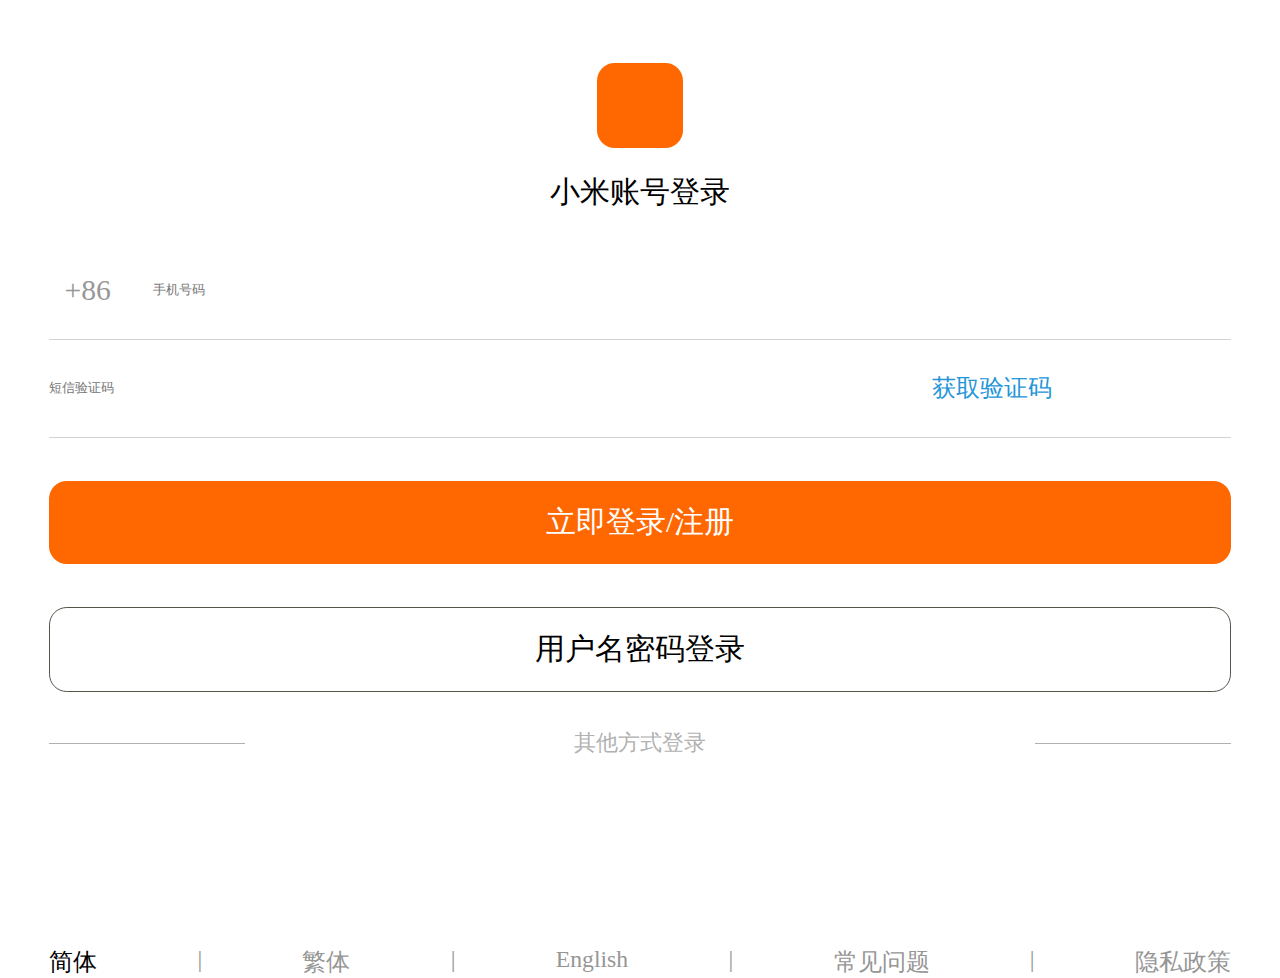
<file: entry.html>
<!DOCTYPE html>
<html lang="zh">
<head>
	<meta charset="UTF-8">
	<meta name="viewport" content="width=device-width, initial-scale=1.0">
	<meta http-equiv="X-UA-Compatible" content="ie=edge">
	<link rel="stylesheet" href="css/entry.css">
	<link rel="stylesheet" href="css/base.css">
	<script type="text/javascript" src="js/rem.js"></script>
	<title>登录</title>
</head>
<body>
	<div class="room">
		<div class="logoq">
			<div class="logow"><div><i class="iconfont">&#xe832;</i></div></div>
			<div class="size"><span>小米账号登录</span></div>
		</div>
		<!-- 输入框 -->
		<div class="kuangzi">
			<div class="kuangzi1">
				<div><span>+86</span><i class="iconfont">&#xe635;</i></div>
				<input type="number" name="" id="" value="" placeholder="手机号码" />
			</div>
			<div class="kuangzi2">
				<input type="number" name="" id="" value="" placeholder="短信验证码"/>
				<div>获取验证码</div>
			</div>
		</div>
		<!-- 按钮 -->
		<div class="anniu">
			<a href="my.html"><span>立即登录/注册</span></a>
		</div>
		<div class="anniu2">
			<a href=""><span>用户名密码登录</span></a>
		</div>
		<!-- 其他方式登录 -->
		
		<div class="qita">
			<div class="qita1">
				<div></div>
				<div>其他方式登录</div>
				<div></div>
			</div>
			<div class="qita2">
				<i class="iconfont">&#xe66b</i>
				<i class="iconfont">&#xe65f</i>
				<i class="iconfont">&#xe65b</i>
			</div>
		</div>
		<div class="dibu">
			<span>简体</span>
			<span>|</span>
			<span>繁体</span>
			<span>|</span>
			<span>English</span>
			<span>|</span>
			<span>常见问题</span>
			<span>|</span>
			<span>隐私政策</span>
		</div>
	</div>
</body>
</html>
</file>
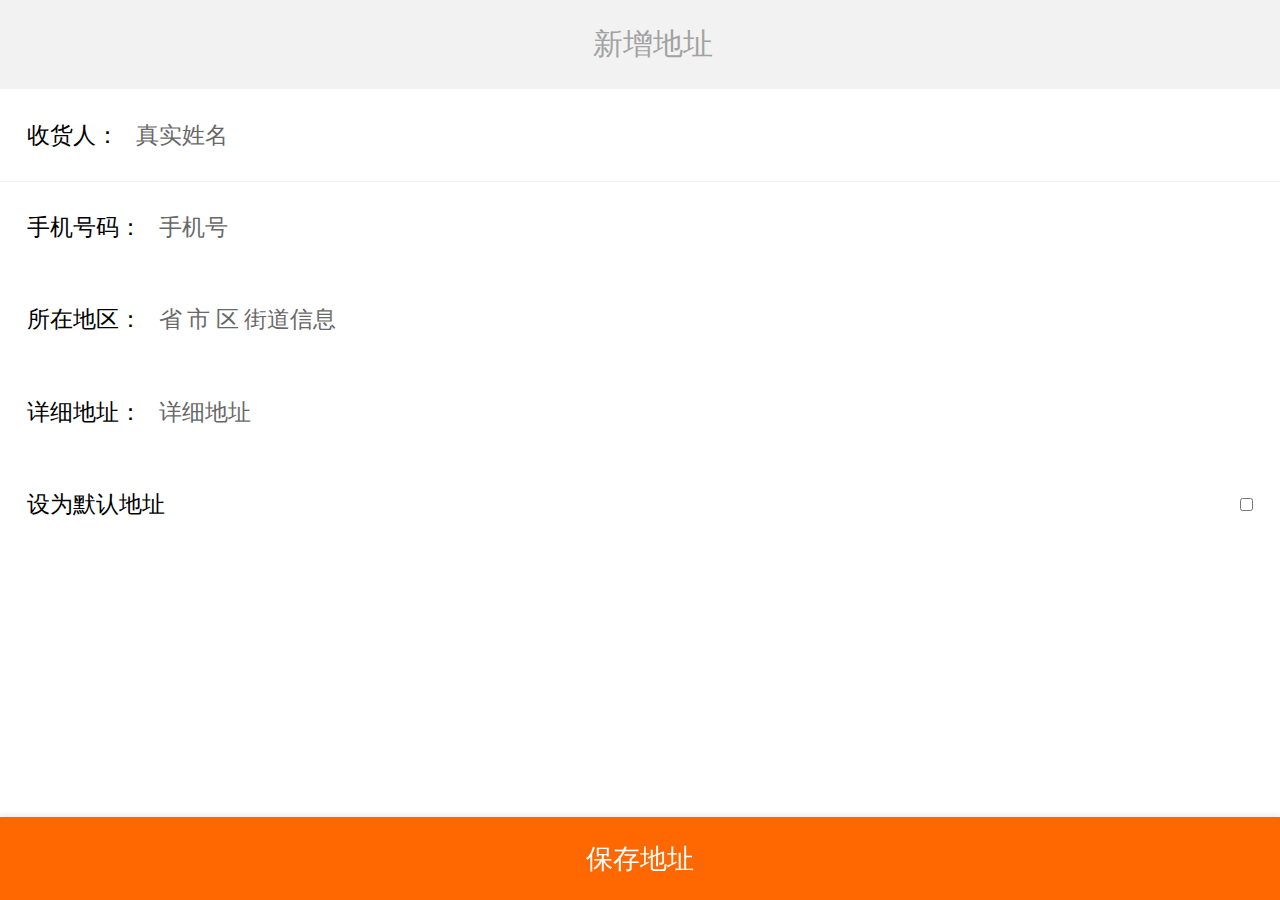
<file: New address.html>
<!DOCTYPE html>
<html lang="zh">
<head>
	<meta charset="UTF-8">
	<meta name="viewport" content="width=device-width, initial-scale=1.0">
	<meta http-equiv="X-UA-Compatible" content="ie=edge">
	<link rel="stylesheet" href="css/New%20address.css">
	<link rel="stylesheet" href="css/base.css">
	<link rel="stylesheet" href="css/top.css">
	<script type="text/javascript" src="js/rem.js"></script>
	<title>新增地址</title>
</head>
<body>
	<div class="room">
		<!-- 顶部开始 -->
		<div class="top">
			<a href="Receiving address.html"><div><i class="iconfont">&#xe6a5;</i></div></a>
			<div><span>新增地址</span></div>
			<a href="search.html"><div><i class="iconfont"></i></div></a>
		</div>
		<!-- 顶部结束 -->
		<div class="xinzeng">
			<div class="xinzeng1">
				<div class="xinzeng1s">
					<span>收货人：&nbsp;&nbsp;&nbsp;</span>
					<span>真实姓名</span>
				</div>
				<div class="xinzeng1s">
					<span>手机号码：&nbsp;&nbsp;&nbsp;</span>
					<span>手机号</span>
				</div>
				<div class="xinzeng1s">
					<span>所在地区：&nbsp;&nbsp;&nbsp;</span>
					<span>省 市 区 街道信息</span>
				</div>
				<div class="xinzeng1s">
					<span>详细地址：&nbsp;&nbsp;&nbsp;</span>
					<span>详细地址</span>
				</div>
				<div class="xinzeng1s">
					<span>设为默认地址</span>
					<input type="checkbox" name="" id="" value="" />
				</div>
			</div>
		</div>
		<!-- 底部开始 -->
		<div class="bottom">
			<a href="Receiving address.html">保存地址</a>
		</div>
		<!-- 底部结束 -->
	</div>
</body>
</html>
</file>
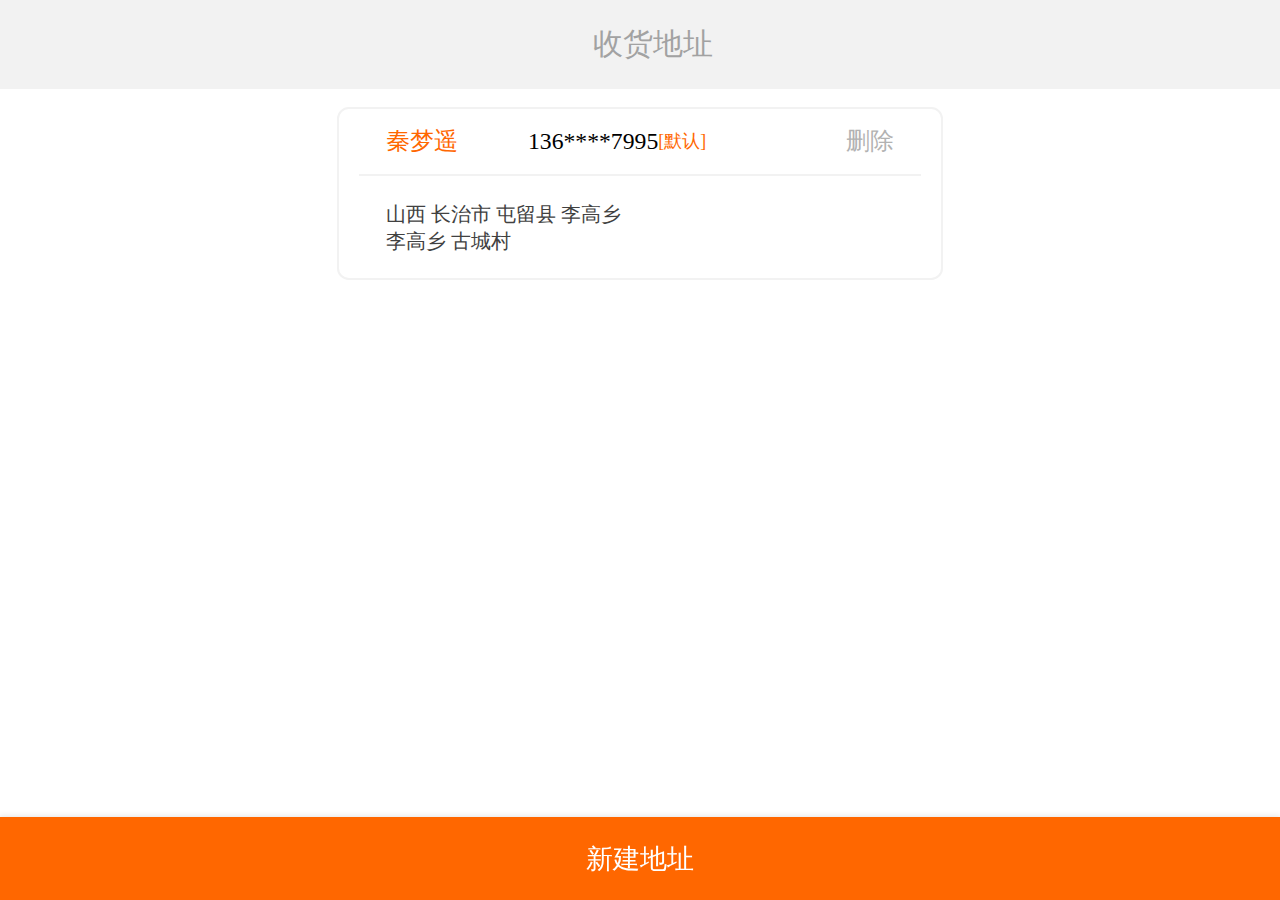
<file: Receiving address.html>
<!DOCTYPE html>
<html lang="zh">
<head>
	<meta charset="UTF-8">
	<meta name="viewport" content="width=device-width, initial-scale=1.0">
	<meta http-equiv="X-UA-Compatible" content="ie=edge">
	<link rel="stylesheet" href="css/Receiving%20address.css">
	<link rel="stylesheet" href="css/base.css">
	<link rel="stylesheet" href="css/top.css">
	<script type="text/javascript" src="js/rem.js"></script>
	<title>收货地址</title>
</head>
<body>
	<div class="room">
		<!-- 顶部开始 -->
		<div class="top">
			<a href="Settlement.html"><div><i class="iconfont">&#xe6a5;</i></div></a>
			<div><span>收货地址</span></div>
			<a href="search.html"><div><i class="iconfont"></i></div></a>
		</div>
		<!-- 顶部结束 -->
		<div class="mengyao">
			<div class="amengyao">
				<div class="amengyao1">
					<div class="amengyao1s">
						<div class="amengyao1s-1">
							<div class="amengyao1s-1-1">秦梦遥</div>
							<div class="amengyao1s-1-2"><span>136****7995</span><span>[默认]</span></div>
						</div>
						<div class="amengyao1s-2">删除</div>
					</div>
				</div>
				<div class="amengyao2">
					<div class="amengyao2s">
						<div class="mengyao2s-1">
							<span>山西 长治市 屯留县 李高乡</span>
							<span>李高乡 古城村</span>
						</div>
						<div class="mengyao2s-2"><i class="iconfont">&#xe635;</i></div>
					</div>
				</div>
			</div>
		</div>
		<!-- 底部开始 -->
		<div class="bottom">
			<a href="New address.html">新建地址</a>
		</div>
		<!-- 底部结束 -->
	</div>
</body>
</html>
</file>
<file: css/entry.css>
.logoq{
	width: 100%;
	height: 3.65rem;
}
.logow{
	width: 100%;
	height: 2.5rem;
	display: flex;
	justify-content: center;
	align-items: flex-end;
}
.logow>div{
	width: 1.44rem;
	height: 1.44rem;
	background: #ff6700;
	border-radius: 0.3rem;
	text-align: center;
	line-height: 1.44rem;
	color: #fff;
}
.size{
	width: 100%;
	height: 1.15rem;
	text-align: center;
}
.size>span{
	margin-bottom: 0;
	font-size: 0.51rem;
	color: #000;
}
.kuangzi{
	width: 100%;
	height: 3.27rem;
	margin-top:0.43rem;
	padding: 0 0.83rem;
	box-sizing: border-box;
}
.kuangzi>div{
	width: 100%;
	height: 50%;
	border-bottom: 0.03rem solid #d3d3d3;
}
.kuangzi1 input{
	width: 100%;
	height: 100%;
	/* width: calc(100% - 1.88rem); */
	border: 0rem;
	outline: none;
	cursor: pointer;
	/* font-size: #959595; */
}
.kuangzi1{
	display: flex;
	justify-content: center;
}
.kuangzi1>div{
	width: 1.88rem;
	height: 100%;
	padding: 0 0.26rem;
	box-sizing: border-box;
	font-size: 0.5rem;
	color: #979797;
	display: flex;
	align-items: center;
}
.kuangzi2{
	display: flex;
	justify-content: center;
}
.kuangzi2>div{
	width: 6.45rem;
	height: 100%;
}
.kuangzi2>input{
	width: 100%;
	height: 100%;
	border: 0rem;
	outline: none;
	cursor: pointer;
}
.kuangzi2>div{
	width: calc(100% - 6.45rem);
	height: 100%;
	font-size: 0.4rem;
	color: #2495d7;
	display: flex;
	align-items: center;
	justify-content: center;
}
.anniu{
	width: 100%;
	height: 2.16rem;
	padding: 0 0.83rem;
	box-sizing: border-box;
	display: flex;
	align-items: flex-end;
}
.anniu>a{
	width: 100%;
	height: 1.4rem;
	background: #ff6700;
	border-radius: 0.3rem;
	color: #fff;
	font-size: 0.5rem;
	display: flex;
	justify-content: center;
	align-items: center;
}
.anniu2{
	width: 100%;
	height: 2.16rem;
	padding: 0 0.83rem;
	box-sizing: border-box;
	display: flex;
	align-items: flex-end;
}
.anniu2>a{
	width: 100%;
	height: 1.4rem;
	background: #fff;
	border-radius: 0.3rem;
	color: #000;
	font-size: 0.5rem;
	display: flex;
	justify-content: center;
	align-items: center;
	border: 0.02rem solid #53554A;
}
.qita{
	width: 100%;
	height: 2.65rem;
	padding: 0 0.83rem;
	box-sizing: border-box;
	display: flex;
	flex-direction: column;
	align-items: center;
}
.qita>div:first-child{
	width: 100%;
	height: 1.75rem;
}
.qita1{
	display: flex;
	justify-content: space-between;
	align-items: center;
	
}
.qita1>div:nth-child(2){
	font-size: 0.37rem;
	color: #b1b1b1;
}
.qita1>div:last-child{
	width: 3.3rem;
	height: 0.02rem;
	background: #b1b1b1;
}
.qita1>div:first-child{
	width: 3.3rem;
	height: 0.02rem;
	background: #b1b1b1;
}
.qita2{
	width: 4rem;
	height: 0.9rem;
	display: flex;
	justify-content: space-between;
	align-items: center;
	font-size: 0.9rem;
}
.qita2>i:nth-child(1){
	color: #eb9190;
}
.qita2>i:nth-child(2){
	color: #6cb5ea;
}
.qita2>i:nth-child(3){
	color: #05bb06;
}
.dibu{
	width: 100%;
	height: 0.4rem;
	margin-top: 1.65rem;
	padding: 0 0.83rem;
	box-sizing: border-box;
	font-size: 0.4rem;
	color: #969696;
	display: flex;
	justify-content: space-between;
}
.dibu>span:first-child{
	color: #000;
}
</file>
<file: css/base.css>
*{
	margin: 0;
	padding: 0;
	font-family: "微软雅黑","苹方";
	font-style: normal;
	font-weight: normal;
}
a{
	text-decoration: none;
}
/* &#xe661; */
ul,li{
	list-style: none;
}
@font-face {
  font-family: 'iconfont';  /* project id 974772 */
  src: url('//at.alicdn.com/t/font_974772_9safnusd9i7.eot');
  src: url('//at.alicdn.com/t/font_974772_9safnusd9i7.eot?#iefix') format('embedded-opentype'),
  url('//at.alicdn.com/t/font_974772_9safnusd9i7.woff2') format('woff2'),
  url('//at.alicdn.com/t/font_974772_9safnusd9i7.woff') format('woff'),
  url('//at.alicdn.com/t/font_974772_9safnusd9i7.ttf') format('truetype'),
  url('//at.alicdn.com/t/font_974772_9safnusd9i7.svg#iconfont') format('svg');
}
.iconfont{
	font-family: iconfont;
}
.clear::after{
	content:"";
	width: 0;
    height:0;
    display:block;
	clear: both;
}
.room{
	max-width: 640;
	margin: 0 auto;
	position: relative;
}
</file>
<file: css/top.css>
.top{
	width: 100%;
	height: 1.5rem;
	background: #f2f2f2;
	display: flex;
	justify-content: space-between;
	align-items: center;
	padding: 0 0.55rem;
	box-sizing: border-box;
	position: fixed;
	top: 0;
	left: 0;
	z-index: 999;
}
.top div:nth-child(1){
	font-size: 0.56rem;
	color: #a2a2a2;
}
.top div:nth-child(3){
	font-size: 0.56rem;
	color: #a2a2a2;
}
.top div:nth-child(2){
	font-size: 0.5rem;
	color: #a2a2a2;
}
</file>
